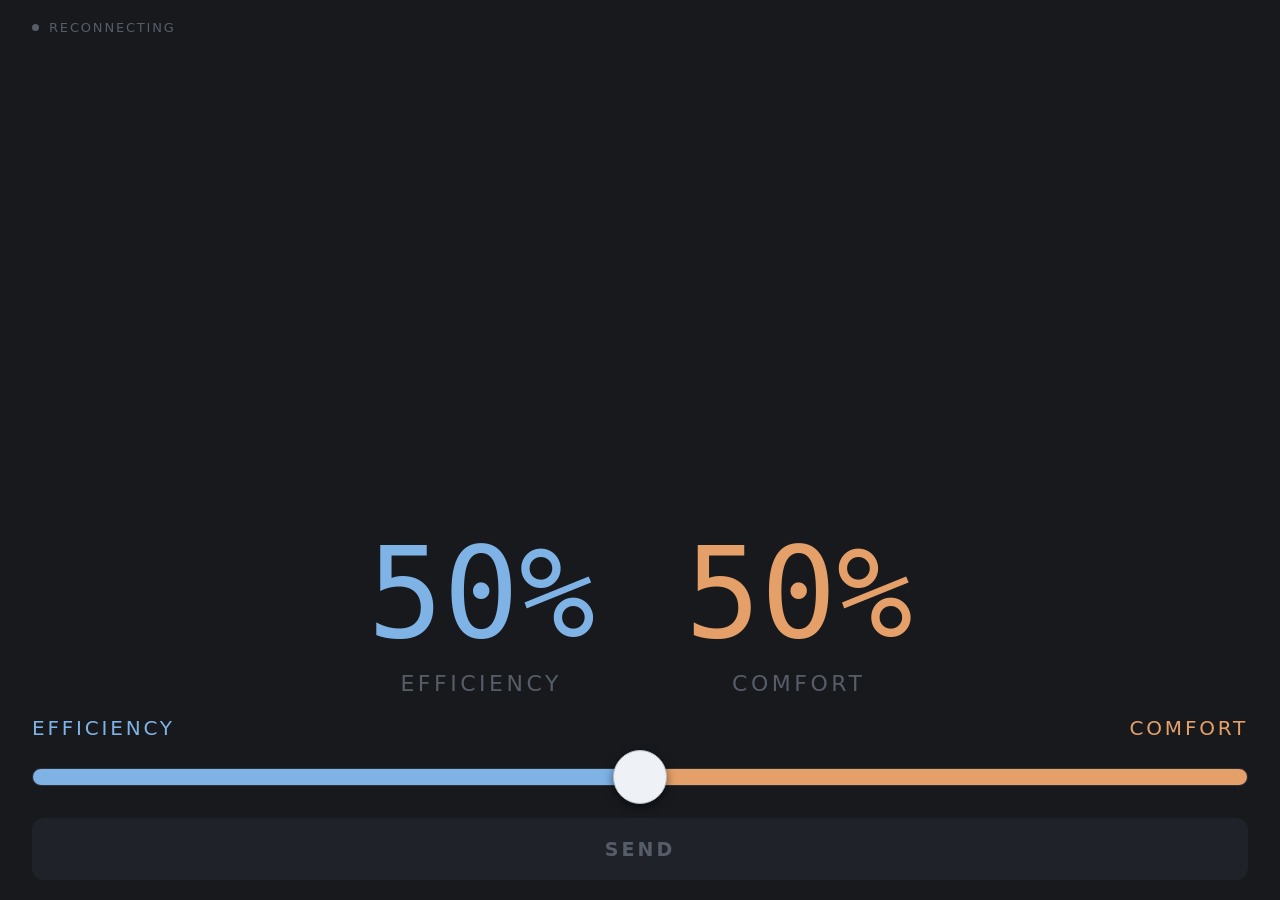
<file: tablet/preference.html>
<!DOCTYPE html>
<html lang="en">
<head>
<meta charset="utf-8">
<meta name="viewport" content="width=device-width, initial-scale=1, viewport-fit=cover, user-scalable=no">
<meta name="apple-mobile-web-app-capable" content="yes">
<meta name="apple-mobile-web-app-status-bar-style" content="black-translucent">
<title>Preference</title>
<style>
  :root {
    --bg:      #17191d;
    --surface: #1f2228;
    --edge:    #2c3037;
    --ink:     #8b929e;
    --ink-dim: #575d68;
    --signal:  #7fb2e5;
    --warm:    #e5a06a;
    --thumb:   54px;
  }

  * { box-sizing: border-box; -webkit-tap-highlight-color: transparent; }

  html, body {
    height: 100%;
    margin: 0;
    background: var(--bg);
    overscroll-behavior: none;
    touch-action: manipulation;
  }

  body {
    display: flex;
    flex-direction: column;
    padding: max(20px, env(safe-area-inset-top)) 32px max(20px, env(safe-area-inset-bottom));
    gap: 20px;
    font-family: "Avenir Next Condensed", "Avenir Next", system-ui, sans-serif;
    color: var(--ink);
    user-select: none;
    -webkit-user-select: none;
  }

  /* --- status bar --- */

  .status {
    display: flex;
    align-items: center;
    gap: 10px;
    font-size: 13px;
    letter-spacing: .14em;
    text-transform: uppercase;
    color: var(--ink-dim);
    flex: 0 0 auto;
  }

  .dot {
    width: 7px; height: 7px;
    border-radius: 50%;
    background: var(--ink-dim);
    transition: background .2s;
  }

  .status.live .dot { background: var(--signal); }
  .status.live     { color: var(--ink); }

  /* --- the two percentages --- */

  /* the live pair sits at the bottom, the submitted ones stack upward and
     clip off the top edge as they age out */
  .stage {
    flex: 1 1 auto;
    display: flex;
    flex-direction: column;
    justify-content: flex-end;
    align-items: center;
    gap: 3vh;
    min-height: 0;
    overflow: hidden;
  }

  .history {
    display: flex;
    flex-direction: column;
    align-items: center;
    gap: 1.6vh;
    flex: 0 0 auto;
  }

  .past {
    display: flex;
    align-items: baseline;
    justify-content: center;
    gap: 16px;
    font-family: ui-monospace, "SF Mono", Menlo, monospace;
    font-size: min(5vh, 6vw);
    font-variant-numeric: tabular-nums;
    line-height: 1;
    filter: grayscale(.5);
    transition: opacity .25s;
  }

  .past .ord {
    font-size: .5em;
    letter-spacing: .1em;
    color: var(--ink-dim);
    min-width: 2.2em;
    text-align: right;
  }

  .past .sep  { font-size: .7em; color: var(--ink-dim); }
  .past .eff  { color: var(--signal); }
  .past .comf { color: var(--warm); }

  .split {
    display: flex;
    align-items: center;
    justify-content: center;
    gap: min(10vw, 90px);
    width: 100%;
  }

  .half { text-align: center; }

  .pct {
    font-family: ui-monospace, "SF Mono", Menlo, monospace;
    font-size: min(14vh, 17vw);
    font-variant-numeric: tabular-nums;
    line-height: 1;
    transition: color .15s;
  }

  .half .name {
    margin-top: 14px;
    font-size: 22px;
    letter-spacing: .16em;
    text-transform: uppercase;
    color: var(--ink-dim);
  }

  #effPct  { color: var(--signal); }
  #comfPct { color: var(--warm); }

  /* --- slider --- */

  .control { flex: 0 0 auto; }

  .ends {
    display: flex;
    justify-content: space-between;
    margin-bottom: 10px;
    font-size: 20px;
    letter-spacing: .14em;
    text-transform: uppercase;
  }

  .ends .eff  { color: var(--signal); }
  .ends .comf { color: var(--warm); }

  .send {
    display: block;
    width: 100%;
    margin-top: 14px;
    padding: 20px;
    border: none;
    border-radius: 12px;
    background: var(--signal);
    color: #10242f;
    font-family: inherit;
    font-size: 19px;
    font-weight: 600;
    letter-spacing: .16em;
    text-transform: uppercase;
    cursor: pointer;
    transition: background .15s, color .15s, opacity .15s;
  }

  .send:active { opacity: .75; }

  .send:focus-visible {
    outline: 3px solid var(--signal);
    outline-offset: 3px;
  }

  .send:disabled {
    background: var(--surface);
    color: var(--ink-dim);
    cursor: default;
  }

  input[type=range] {
    -webkit-appearance: none;
    appearance: none;
    display: block;
    width: 100%;
    height: var(--thumb);
    background: transparent;
    margin: 0;
  }

  /* the track reads as the split itself: signal left of the thumb, warm right */
  input[type=range]::-webkit-slider-runnable-track {
    height: 18px;
    border-radius: 9px;
    background: linear-gradient(
      to right,
      var(--signal) 0 var(--fill, 50%),
      var(--warm)   var(--fill, 50%) 100%);
    border: 1px solid var(--edge);
  }

  input[type=range]::-webkit-slider-thumb {
    -webkit-appearance: none;
    width: var(--thumb); height: var(--thumb);
    margin-top: -19px;
    border-radius: 50%;
    background: #eef1f5;
    border: 1px solid #b9c0ca;
    box-shadow: 0 3px 10px rgba(0,0,0,.5);
  }

  input[type=range]:active::-webkit-slider-thumb { background: #fff; }

  input[type=range]::-moz-range-track {
    height: 18px; border-radius: 9px;
    background: var(--surface); border: 1px solid var(--edge);
  }
  input[type=range]::-moz-range-thumb {
    width: 52px; height: 52px; border-radius: 50%;
    background: #eef1f5; border: 1px solid #b9c0ca;
  }

  @media (prefers-reduced-motion: reduce) {
    .pct { transition: none; }
  }
</style>
</head>
<body>

  <div class="status" id="status">
    <span class="dot"></span><span id="statusText">Connecting</span>
  </div>

  <div class="stage">
    <div class="history" id="history"></div>
    <div class="split">
      <div class="half">
        <div class="pct" id="effPct">50%</div>
        <div class="name" id="effName">Efficiency</div>
      </div>
      <div class="half">
        <div class="pct" id="comfPct">50%</div>
        <div class="name" id="comfName">Comfort</div>
      </div>
    </div>
  </div>

  <div class="control">
    <div class="ends">
      <span class="eff" id="effEnd">Efficiency</span>
      <span class="comf" id="comfEnd">Comfort</span>
    </div>
    <input type="range" id="slider" min="0" max="100" step="1" value="50">
    <button class="send" id="send" type="button">Send</button>
  </div>

<script>
(() => {
  const slider  = document.getElementById('slider');
  const effPct  = document.getElementById('effPct');
  const comfPct = document.getElementById('comfPct');
  const status  = document.getElementById('status');
  const statusText = document.getElementById('statusText');
  const sendBtn = document.getElementById('send');
  const names   = ['effName', 'effEnd'].map(i => document.getElementById(i));
  const names2  = ['comfName', 'comfEnd'].map(i => document.getElementById(i));
  const history = document.getElementById('history');

  const WS_PORT = 8766;

  let ws = null;

  // ---- slider --------------------------------------------------------------
  // Index 0 is all Efficiency, 100 all Comfort; the two shares sum to 100.

  function paint() {
    const v = parseInt(slider.value, 10);
    slider.style.setProperty('--fill', v + '%');
    effPct.textContent  = (100 - v) + '%';
    comfPct.textContent = v + '%';
  }

  slider.addEventListener('input', () => {
    paint();
    if (ws && ws.readyState === WebSocket.OPEN) {
      ws.send(JSON.stringify({ slider: parseInt(slider.value, 10) }));
    }
  });

  // ---- submitted history ---------------------------------------------------
  // Opacity by age, newest past entry first; anything older is dropped, and the
  // stage clips whatever still does not fit.

  const FADE = [0.55, 0.35, 0.20, 0.10];
  let trial = 0;

  function remember(v) {
    trial += 1;

    const el = document.createElement('div');
    el.className = 'past';
    el.innerHTML = `<span class="ord">${trial}</span>`
                 + `<span class="eff">${100 - v}%</span>`
                 + `<span class="sep">/</span>`
                 + `<span class="comf">${v}%</span>`;
    history.appendChild(el);

    while (history.children.length > FADE.length) {
      history.removeChild(history.firstElementChild);
    }
    const kids = history.children;
    for (let i = 0; i < kids.length; i++) {
      kids[i].style.opacity = FADE[kids.length - 1 - i];
    }
  }

  sendBtn.addEventListener('click', () => {
    if (!ws || ws.readyState !== WebSocket.OPEN) return;
    const v = parseInt(slider.value, 10);
    ws.send(JSON.stringify({ submit: v }));
    remember(v);

    sendBtn.textContent = 'Sent';
    setTimeout(() => { sendBtn.textContent = 'Send'; }, 700);
  });

  // ---- socket --------------------------------------------------------------

  function connect() {
    ws = new WebSocket(`ws://${location.hostname}:${WS_PORT}`);

    ws.onopen = () => {
      status.classList.add('live');
      statusText.textContent = 'Connected';
      sendBtn.disabled = false;
    };

    // the computer names the two ends for this run
    ws.onmessage = (e) => {
      let msg;
      try { msg = JSON.parse(e.data); } catch (_) { return; }
      if (!msg.labels) return;
      names.forEach(el => { el.textContent = msg.labels[0]; });
      names2.forEach(el => { el.textContent = msg.labels[1]; });
    };

    ws.onclose = () => {
      status.classList.remove('live');
      statusText.textContent = 'Reconnecting';
      sendBtn.disabled = true;   // an action the computer cannot hear is no action
      setTimeout(connect, 1000);
    };

    ws.onerror = () => ws.close();
  }

  paint();
  sendBtn.disabled = true;
  connect();

  // Safari drops the socket when the tab is backgrounded; reconnect on return.
  document.addEventListener('visibilitychange', () => {
    if (!document.hidden && (!ws || ws.readyState === WebSocket.CLOSED)) connect();
  });

  // ---- keep the screen awake ----------------------------------------------

  let wakeLock = null;
  async function keepAwake() {
    try { wakeLock = await navigator.wakeLock.request('screen'); } catch (_) {}
  }
  if ('wakeLock' in navigator) {
    keepAwake();
    document.addEventListener('visibilitychange', () => {
      if (!document.hidden) keepAwake();
    });
  }
})();
</script>
</body>
</html>
</file>
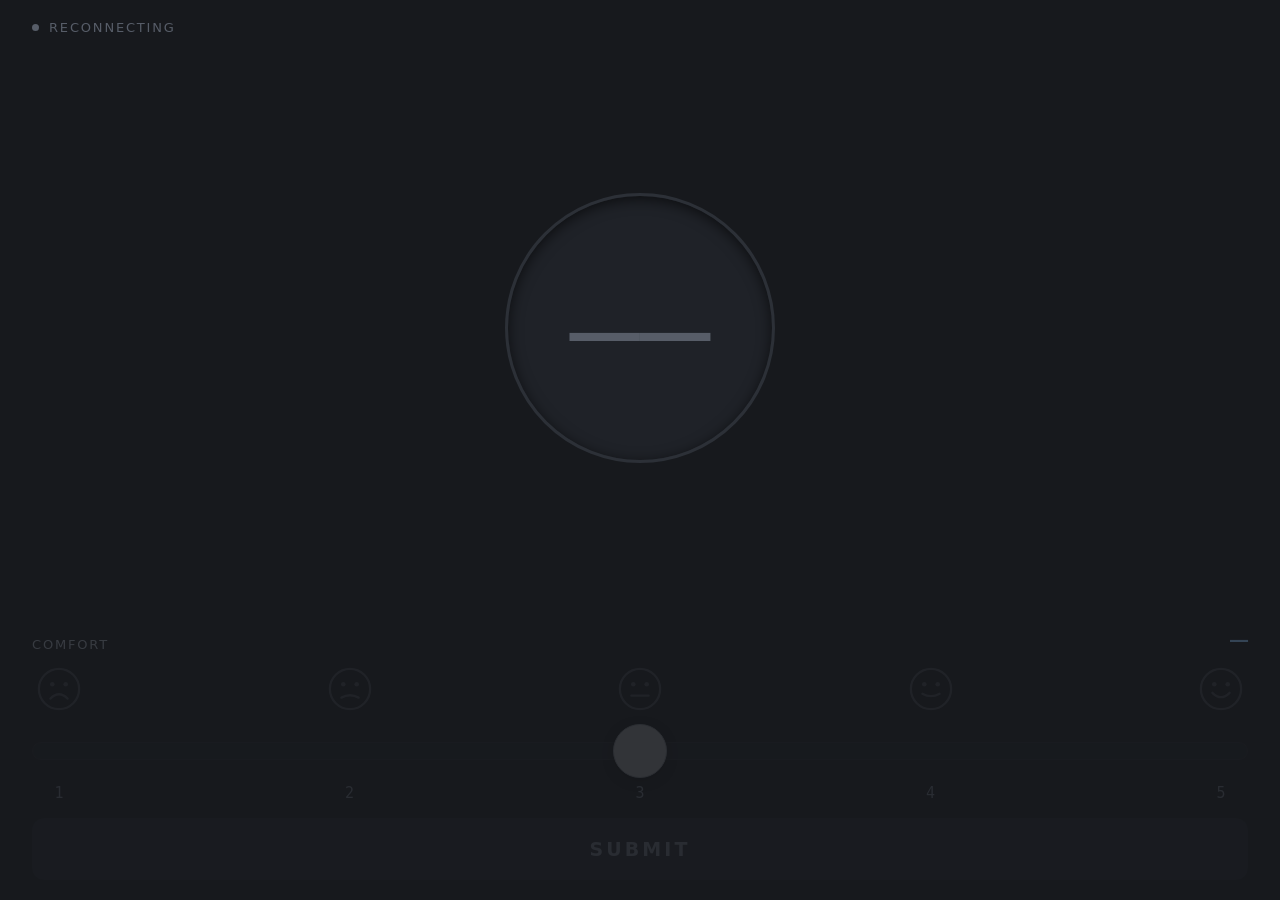
<file: tablet/survey.html>
<!DOCTYPE html>
<html lang="en">
<head>
<meta charset="utf-8">
<meta name="viewport" content="width=device-width, initial-scale=1, viewport-fit=cover, user-scalable=no">
<meta name="apple-mobile-web-app-capable" content="yes">
<meta name="apple-mobile-web-app-status-bar-style" content="black-translucent">
<title>Survey</title>
<style>
  :root {
    --bg:      #17191d;
    --surface: #1f2228;
    --edge:    #2c3037;
    --ink:     #8b929e;
    --ink-dim: #575d68;
    --signal:  #7fb2e5;
    --urgent:  #e5a06a;
    --thumb:   54px;
  }

  * { box-sizing: border-box; -webkit-tap-highlight-color: transparent; }

  html, body {
    height: 100%;
    margin: 0;
    background: var(--bg);
    overscroll-behavior: none;
    touch-action: manipulation;
  }

  body {
    display: flex;
    flex-direction: column;
    padding: max(20px, env(safe-area-inset-top)) 32px max(20px, env(safe-area-inset-bottom));
    gap: 20px;
    font-family: "Avenir Next Condensed", "Avenir Next", system-ui, sans-serif;
    color: var(--ink);
    user-select: none;
    -webkit-user-select: none;
  }

  /* --- status bar --- */

  .status {
    display: flex;
    align-items: center;
    gap: 10px;
    font-size: 13px;
    letter-spacing: .14em;
    text-transform: uppercase;
    color: var(--ink-dim);
    flex: 0 0 auto;
  }

  .dot {
    width: 7px; height: 7px;
    border-radius: 50%;
    background: var(--ink-dim);
    transition: background .2s;
  }

  .status.live .dot { background: var(--signal); }
  .status.live     { color: var(--ink); }

  /* pushed to the far end of the status row */
  .trial {
    margin-left: auto;
    color: var(--ink);
  }

  /* --- the countdown --- */

  .stage {
    flex: 1 1 auto;
    display: grid;
    place-items: center;
    min-height: 0;
  }

  .timer {
    width:  min(30vh, 42vw);
    height: min(30vh, 42vw);
    border-radius: 50%;
    background: var(--surface);
    border: 3px solid var(--edge);
    box-shadow: inset 0 3px 14px rgba(0,0,0,.6);
    display: grid;
    place-items: center;
    font-family: ui-monospace, "SF Mono", Menlo, monospace;
    font-size: min(13vh, 18vw);
    font-variant-numeric: tabular-nums;
    color: var(--ink-dim);
    transition: color .2s, border-color .2s, box-shadow .2s;
  }

  body.armed .timer {
    color: var(--signal);
    border-color: var(--signal);
    box-shadow: 0 0 60px 4px rgba(127,178,229,.18);
  }

  body.armed .timer.urgent {
    color: var(--urgent);
    border-color: var(--urgent);
    box-shadow: 0 0 60px 4px rgba(229,160,106,.20);
  }

  /* --- rating scale --- */
  /* Greyed and untouchable until the computer arms a question. */

  .control {
    flex: 0 0 auto;
    opacity: .28;
    pointer-events: none;
    transition: opacity .2s;
  }

  body.armed .control { opacity: 1; pointer-events: auto; }

  /* only up on a repeat: the same action, rated again */
  .again {
    font-size: 17px;
    color: var(--urgent);
    margin-bottom: 10px;
  }

  .again[hidden] { display: none; }

  .row {
    display: flex;
    align-items: baseline;
    justify-content: space-between;
    margin-bottom: 10px;
  }

  .label {
    font-size: 13px;
    letter-spacing: .14em;
    text-transform: uppercase;
  }

  .readout {
    font-family: ui-monospace, "SF Mono", Menlo, monospace;
    font-size: 30px;
    font-variant-numeric: tabular-nums;
    color: var(--signal);
  }

  .scale { position: relative; }

  /* faces above the track, numbers below; both pinned to thumb centres */

  .faces, .ticks { position: relative; }
  .faces { height: 58px; }
  .ticks { height: 26px; }

  .faces > *, .ticks > * {
    position: absolute;
    transform: translateX(-50%);
    transition: color .15s, opacity .15s;
  }

  .face {
    top: 0;
    width: 46px; height: 46px;
    color: var(--ink-dim);
    opacity: .5;
    cursor: pointer;
  }

  .face svg {
    width: 100%; height: 100%;
    display: block;
    fill: none;
    stroke: currentColor;
    stroke-width: 2.4;
    stroke-linecap: round;
  }

  .face svg .eye { fill: currentColor; stroke: none; }

  .face.on {
    color: var(--signal);
    opacity: 1;
    transform: translateX(-50%) scale(1.18);
  }

  .tick {
    top: 6px;
    font-family: ui-monospace, "SF Mono", Menlo, monospace;
    font-size: 15px;
    color: var(--ink-dim);
    cursor: pointer;
  }

  .tick.on { color: var(--signal); }

  /* nothing picked yet: the handle is dimmed and the track unfilled */
  .scale:not(.chosen) input[type=range] { opacity: .45; }

  .send {
    display: block;
    width: 100%;
    margin-top: 14px;
    padding: 20px;
    border: none;
    border-radius: 12px;
    background: var(--signal);
    color: #10242f;
    font-family: inherit;
    font-size: 19px;
    font-weight: 600;
    letter-spacing: .16em;
    text-transform: uppercase;
    cursor: pointer;
    transition: background .15s, color .15s, opacity .15s;
  }

  .send:active { opacity: .75; }

  .send:focus-visible {
    outline: 3px solid var(--signal);
    outline-offset: 3px;
  }

  .send.done, .send:disabled {
    background: var(--surface);
    color: var(--ink-dim);
    cursor: default;
  }

  input[type=range] {
    -webkit-appearance: none;
    appearance: none;
    display: block;
    width: 100%;
    height: var(--thumb);
    background: transparent;
    margin: 0;
  }

  input[type=range]::-webkit-slider-runnable-track {
    height: 18px;
    border-radius: 9px;
    background:
      linear-gradient(var(--signal), var(--signal)) left / var(--fill, 0%) 100% no-repeat,
      var(--surface);
    border: 1px solid var(--edge);
  }

  input[type=range]::-webkit-slider-thumb {
    -webkit-appearance: none;
    width: var(--thumb); height: var(--thumb);
    margin-top: -19px;
    border-radius: 50%;
    background: #eef1f5;
    border: 1px solid #b9c0ca;
    box-shadow: 0 3px 10px rgba(0,0,0,.5);
  }

  input[type=range]:active::-webkit-slider-thumb { background: #fff; }

  input[type=range]::-moz-range-track {
    height: 18px; border-radius: 9px;
    background: var(--surface); border: 1px solid var(--edge);
  }
  input[type=range]::-moz-range-thumb {
    width: 52px; height: 52px; border-radius: 50%;
    background: #eef1f5; border: 1px solid #b9c0ca;
  }

  @media (prefers-reduced-motion: reduce) {
    .timer, .faces > *, .ticks > * { transition: none; }
  }
</style>
</head>
<body>

  <div class="status" id="status">
    <span class="dot"></span><span id="statusText">Connecting</span>
    <span class="trial" id="trial"></span>
  </div>

  <div class="stage">
    <div class="timer" id="timer"><span id="clock">&ndash;&ndash;</span></div>
  </div>

  <div class="control">
    <div class="again" id="again" hidden>Want to change your answer?</div>
    <div class="row">
      <span class="label">Comfort</span>
      <span class="readout" id="readout">&ndash;</span>
    </div>
    <div class="scale" id="scale">
      <div class="faces" id="faces"></div>
      <input type="range" id="slider" min="1" max="5" step="1" value="3">
      <div class="ticks" id="ticks"></div>
    </div>
    <button class="send" id="send" type="button" disabled>Submit</button>
  </div>

<script>
(() => {
  const slider  = document.getElementById('slider');
  const scale   = document.getElementById('scale');
  const readout = document.getElementById('readout');
  const status  = document.getElementById('status');
  const statusText = document.getElementById('statusText');
  const sendBtn = document.getElementById('send');
  const facesRow = document.getElementById('faces');
  const ticksRow = document.getElementById('ticks');
  const timer   = document.getElementById('timer');
  const clock   = document.getElementById('clock');
  const trialEl = document.getElementById('trial');
  const again   = document.getElementById('again');

  const WS_PORT = 8765;
  const STEPS = [1, 2, 3, 4, 5];
  const BLANK = '–';

  let ws = null;
  let chosen = false;        // has the subject picked a position this question
  let deadline = null;       // performance.now() the question closes at
  let tick = null;

  // ---- faces ---------------------------------------------------------------
  // Mouth curves only; everything else is shared. 1 frowns, 5 smiles.

  const MOUTH = {
    1: 'M15 34 Q24 25 33 34',   // frown
    2: 'M15 33 Q24 28 33 33',
    3: 'M15 31 H33',            // flat
    4: 'M15 29 Q24 34 33 29',
    5: 'M15 28 Q24 37 33 28',   // smile
  };

  const faceSVG = v => `
    <svg viewBox="0 0 48 48" aria-hidden="true">
      <circle cx="24" cy="24" r="21"></circle>
      <circle class="eye" cx="17" cy="19" r="2.4"></circle>
      <circle class="eye" cx="31" cy="19" r="2.4"></circle>
      <path d="${MOUTH[v]}"></path>
    </svg>`;

  // Thumb centre for step v, so faces and numbers line up with the handle.
  const pos = v => `calc(var(--thumb) / 2 + ${(v - 1) / 4} * (100% - var(--thumb)))`;

  const faceEls = {}, tickEls = {};

  for (const v of STEPS) {
    const f = document.createElement('div');
    f.className = 'face';
    f.style.left = pos(v);
    f.innerHTML = faceSVG(v);
    f.addEventListener('click', () => select(v));
    facesRow.appendChild(f);
    faceEls[v] = f;

    const t = document.createElement('div');
    t.className = 'tick';
    t.style.left = pos(v);
    t.textContent = v;
    t.addEventListener('click', () => select(v));
    ticksRow.appendChild(t);
    tickEls[v] = t;
  }

  function select(v) {
    slider.value = v;
    slider.dispatchEvent(new Event('input'));
  }

  // ---- slider --------------------------------------------------------------

  const armed = () => document.body.classList.contains('armed');

  function paint() {
    const v = parseInt(slider.value, 10);
    slider.style.setProperty('--fill', chosen ? ((v - 1) / 4 * 100) + '%' : '0%');
    readout.textContent = chosen ? v : BLANK;
    for (const s of STEPS) {
      faceEls[s].classList.toggle('on', chosen && s === v);
      tickEls[s].classList.toggle('on', chosen && s === v);
    }
  }

  slider.addEventListener('input', () => {
    if (!armed()) return;
    chosen = true;
    scale.classList.add('chosen');
    paint();
    sendBtn.disabled = false;
    if (ws && ws.readyState === WebSocket.OPEN) {
      ws.send(JSON.stringify({ slider: parseInt(slider.value, 10) }));
    }
  });

  // ---- the question window -------------------------------------------------

  function arm(seconds, trial, repeat) {
    chosen = false;
    scale.classList.remove('chosen');
    slider.value = 3;
    paint();

    label(trial, repeat);
    again.hidden = !(repeat > 1);          // a repeat is the same action again

    sendBtn.classList.remove('done');
    sendBtn.textContent = 'Submit';
    sendBtn.disabled = true;               // until a position is picked

    document.body.classList.add('armed');
    deadline = performance.now() + seconds * 1000;
    clearInterval(tick);
    tick = setInterval(count, 100);
    count();
  }

  // "Trial 3 · Q2", dropping either half the host did not name.
  function label(trial, repeat) {
    const parts = [];
    if (trial != null) parts.push('Trial ' + trial);
    if (repeat != null) parts.push('Q' + repeat);
    trialEl.textContent = parts.join(' · ');
  }

  function count() {
    const left = Math.max(0, deadline - performance.now());
    clock.textContent = Math.ceil(left / 1000);
    timer.classList.toggle('urgent', left <= 5000);
    if (left <= 0) disarm();               // out of time, nothing recorded
  }

  function disarm() {
    document.body.classList.remove('armed');
    clearInterval(tick);
    tick = null;
    deadline = null;
    clock.textContent = BLANK + BLANK;
    timer.classList.remove('urgent');
    sendBtn.disabled = true;
    again.hidden = true;                   // the trial label stays, this does not
  }

  // ---- the wait between questions ------------------------------------------
  // Same clock, but the body stays unarmed, so it reads dim and the scale is
  // locked: the subject sees the pause is deliberate rather than a hang.

  function hold(seconds) {
    disarm();
    if (seconds <= 0) return;

    deadline = performance.now() + seconds * 1000;
    tick = setInterval(countHold, 100);
    countHold();
  }

  function countHold() {
    const left = Math.max(0, deadline - performance.now());
    clock.textContent = Math.ceil(left / 1000);
    if (left <= 0) disarm();
  }

  sendBtn.addEventListener('click', () => {
    if (!armed() || !chosen) return;
    const v = parseInt(slider.value, 10);
    if (ws && ws.readyState === WebSocket.OPEN) ws.send(JSON.stringify({ submit: v }));

    sendBtn.classList.add('done');
    sendBtn.textContent = 'Sent';
    disarm();                              // one answer per question
  });

  // ---- socket --------------------------------------------------------------

  function apply(msg) {
    if ('arm' in msg) arm(Number(msg.arm), msg.trial, msg.repeat);
    if ('disarm' in msg) disarm();
    if ('hold' in msg) hold(Number(msg.hold));
  }

  function connect() {
    ws = new WebSocket(`ws://${location.hostname}:${WS_PORT}`);

    ws.onopen = () => {
      status.classList.add('live');
      statusText.textContent = 'Connected';
    };

    ws.onmessage = e => {
      try { apply(JSON.parse(e.data)); } catch (_) {}
    };

    ws.onclose = () => {
      status.classList.remove('live');
      statusText.textContent = 'Reconnecting';
      disarm();               // an answer the computer cannot hear is no answer
      setTimeout(connect, 1000);
    };

    ws.onerror = () => ws.close();
  }

  paint();
  connect();

  // Safari drops the socket when the tab is backgrounded; reconnect on return.
  document.addEventListener('visibilitychange', () => {
    if (!document.hidden && (!ws || ws.readyState === WebSocket.CLOSED)) connect();
  });

  // ---- keep the screen awake ----------------------------------------------

  let wakeLock = null;
  async function keepAwake() {
    try { wakeLock = await navigator.wakeLock.request('screen'); } catch (_) {}
  }
  if ('wakeLock' in navigator) {
    keepAwake();
    document.addEventListener('visibilitychange', () => {
      if (!document.hidden) keepAwake();
    });
  }
})();
</script>
</body>
</html>
</file>
